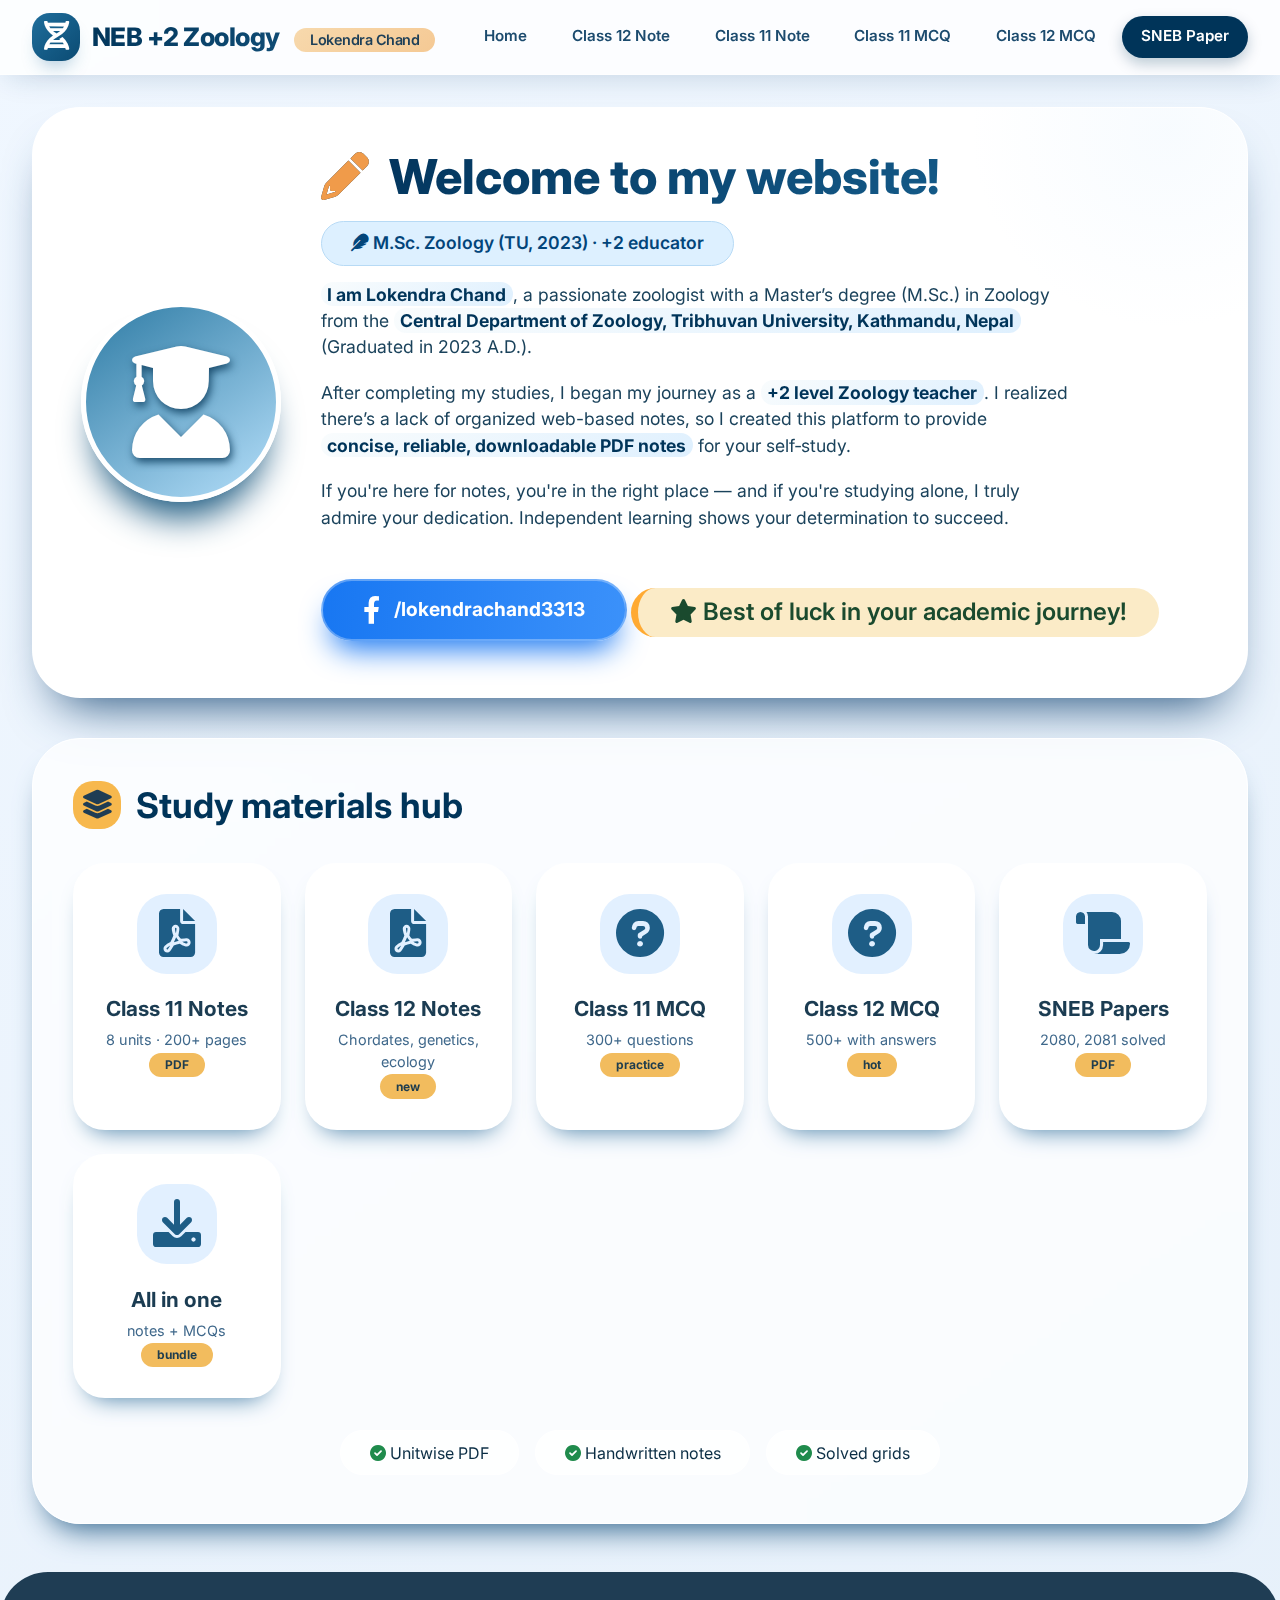
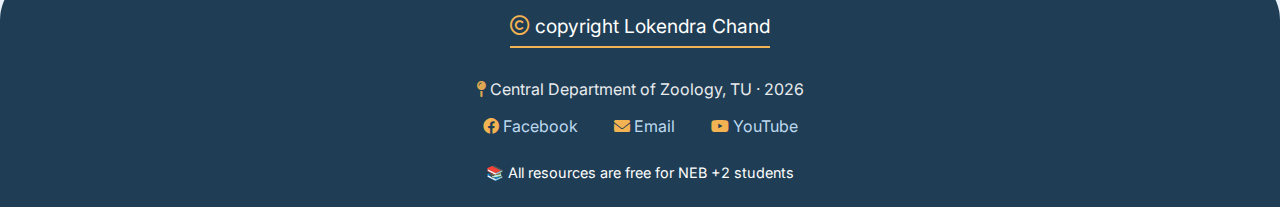
<file: index.html>
<!DOCTYPE html>
<html lang="en">
<head>
    <meta charset="UTF-8">
    <meta name="viewport" content="width=device-width, initial-scale=1.0">
    <title>NEB +2 Zoology · Lokendra Chand</title>
    <!-- Font Awesome 6 (free) & Google Font for modern look -->
    <link rel="stylesheet" href="https://cdnjs.cloudflare.com/ajax/libs/font-awesome/6.0.0-beta3/css/all.min.css">
    <link rel="preconnect" href="https://fonts.googleapis.com">
    <link rel="preconnect" href="https://fonts.gstatic.com" crossorigin>
    <link href="https://fonts.googleapis.com/css2?family=Inter:opsz,wght@14..32,400;14..32,500;14..32,600;14..32,700;14..32,800&display=swap" rel="stylesheet">
    <style>
        * {
            margin: 0;
            padding: 0;
            box-sizing: border-box;
        }

        body {
            font-family: 'Inter', sans-serif;
            background: linear-gradient(145deg, #f0f7ff 0%, #e6f0fa 100%);
            color: #0b2e45;
            line-height: 1.5;
            min-height: 100vh;
        }

        /* modern glassmorphism header */
        .site-header {
            background: rgba(255, 255, 255, 0.8);
            backdrop-filter: blur(12px);
            -webkit-backdrop-filter: blur(12px);
            box-shadow: 0 8px 30px -8px rgba(0, 60, 100, 0.2);
            position: sticky;
            top: 0;
            z-index: 50;
            border-bottom: 1px solid rgba(255, 255, 255, 0.5);
        }

        .header-container {
            max-width: 1300px;
            margin: 0 auto;
            padding: 0.8rem 2rem;
            display: flex;
            align-items: center;
            justify-content: space-between;
            flex-wrap: wrap;
        }

        .logo-area {
            display: flex;
            align-items: center;
            gap: 12px;
        }

        .logo-icon {
            background: linear-gradient(135deg, #1f6e9c, #0b4b73);
            width: 48px;
            height: 48px;
            border-radius: 18px;
            display: flex;
            align-items: center;
            justify-content: center;
            color: white;
            font-size: 1.8rem;
            box-shadow: 0 12px 18px -8px #1f6e9c60;
        }

        .logo-text {
            font-weight: 800;
            font-size: 1.6rem;
            background: linear-gradient(140deg, #003459, #1b5e8a);
            -webkit-background-clip: text;
            background-clip: text;
            color: transparent;
            letter-spacing: -0.02em;
        }
        .logo-text span {
            background: #f4c28b;
            color: #1d3f58;
            font-size: 0.9rem;
            font-weight: 600;
            padding: 0.2rem 1rem;
            border-radius: 60px;
            margin-left: 10px;
            background: linear-gradient(145deg, #f7d9ad, #f5c994);
        }

        .nav-links {
            display: flex;
            gap: 0.4rem;
            flex-wrap: wrap;
        }

        .nav-links a {
            text-decoration: none;
            font-weight: 600;
            padding: 0.6rem 1.2rem;
            border-radius: 100px;
            color: #1c4b6e;
            transition: 0.2s;
            font-size: 0.95rem;
            white-space: nowrap;
        }

        .nav-links a:hover {
            background: rgba(25, 100, 150, 0.1);
            color: #003459;
        }

        .nav-links a.highlight {
            background: #003459;
            color: white;
            box-shadow: 0 6px 14px #00345940;
        }

        .nav-links a.highlight:hover {
            background: #0b4b73;
        }

        /* main container */
        .main-container {
            max-width: 1300px;
            margin: 2rem auto;
            padding: 0 2rem;
        }

        /* hero card */
        .hero-modern {
            background: white;
            border-radius: 3rem;
            padding: 2.5rem 3rem;
            box-shadow: 0 30px 50px -25px #1f4e7a;
            margin-bottom: 2.5rem;
            border: 1px solid rgba(255,255,255,0.7);
            backdrop-filter: blur(4px);
            display: flex;
            flex-wrap: wrap;
            gap: 2.5rem;
            align-items: center;
            position: relative;
            overflow: hidden;
        }

        .hero-modern::before {
            content: '';
            position: absolute;
            top: -30%;
            right: -10%;
            width: 400px;
            height: 400px;
            background: radial-gradient(circle, #c3e2fc20, transparent 70%);
            border-radius: 50%;
            z-index: 0;
        }

        .photo-modern {
            flex: 0 0 200px;
            position: relative;
            z-index: 2;
        }

        .profile-frame {
            width: 200px;
            height: 200px;
            border-radius: 50%;
            background: linear-gradient(145deg, #2f7ca5, #b5dffa);
            display: flex;
            align-items: center;
            justify-content: center;
            box-shadow: 0 30px 35px -15px #18577e;
            border: 5px solid white;
        }

        .profile-frame i {
            font-size: 7rem;
            color: white;
            text-shadow: 2px 4px 8px #1b4d6e;
        }

        .hero-content {
            flex: 1;
            z-index: 2;
        }

        .hero-content h1 {
            font-size: 3rem;
            font-weight: 800;
            background: linear-gradient(145deg, #003057, #1c6a9b);
            -webkit-background-clip: text;
            background-clip: text;
            color: transparent;
            line-height: 1.2;
            margin-bottom: 0.5rem;
        }

        .hero-content h1 i {
            background: none;
            color: #f09b4a;
            -webkit-text-fill-color: #f09b4a;
            margin-right: 10px;
        }

        .flair {
            display: inline-block;
            background: #ddf0ff;
            border-radius: 60px;
            padding: 0.5rem 1.8rem;
            font-weight: 600;
            color: #02457a;
            border: 1px solid #b7daf5;
            margin: 0.5rem 0 1rem;
            backdrop-filter: blur(4px);
            font-size: 1.1rem;
        }

        .hero-text p {
            font-size: 1.1rem;
            margin-bottom: 1.2rem;
            color: #1a425b;
            max-width: 750px;
        }

        .hero-text strong {
            color: #003459;
            background: linear-gradient(145deg, #f9fcfd, #dff0fe);
            padding: 0.1rem 0.4rem;
            border-radius: 12px;
            font-weight: 700;
        }

        .fb-glow {
            display: inline-flex;
            align-items: center;
            gap: 14px;
            background: linear-gradient(95deg, #1877f2, #3b91fa);
            color: white;
            padding: 0.9rem 2.5rem;
            border-radius: 60px;
            text-decoration: none;
            font-weight: 700;
            font-size: 1.2rem;
            margin: 1.8rem 0 1rem;
            box-shadow: 0 18px 30px -10px #1877f2;
            transition: 0.2s;
            border: 2px solid rgba(255,255,255,0.3);
        }

        .fb-glow:hover {
            background: linear-gradient(95deg, #0c63d4, #1877f2);
            transform: translateY(-4px) scale(1.02);
            box-shadow: 0 28px 35px -12px #0f4fa3;
        }

        .fb-glow i {
            font-size: 1.7rem;
        }

        .best-quote {
            font-size: 1.5rem;
            font-weight: 600;
            background: #fbebc7;
            display: inline-block;
            padding: 0.4rem 2rem;
            border-radius: 60px;
            color: #1a4a2e;
            margin-top: 0.5rem;
            border-left: 7px solid #ffaa33;
        }

        /* resource hub */
        .resource-hub {
            background: rgba(255, 255, 255, 0.75);
            backdrop-filter: blur(8px);
            border-radius: 3rem;
            padding: 2.5rem;
            border: 1px solid white;
            box-shadow: 0 20px 30px -15px #2e638b;
        }

        .hub-title {
            font-size: 2.2rem;
            font-weight: 700;
            display: flex;
            align-items: center;
            gap: 15px;
            color: #003459;
            margin-bottom: 2rem;
        }

        .hub-title i {
            background: #f7b84d;
            padding: 0.6rem;
            border-radius: 20px;
            color: #1f3d54;
            font-size: 1.8rem;
        }

        .card-grid {
            display: grid;
            grid-template-columns: repeat(auto-fit, minmax(180px, 1fr));
            gap: 1.5rem;
            margin: 2rem 0;
        }

        .study-card {
            background: white;
            border-radius: 2rem;
            padding: 1.8rem 1.2rem;
            text-align: center;
            transition: 0.2s;
            border: 2px solid #ffffff;
            box-shadow: 0 15px 25px -15px #407aa3;
            text-decoration: none;
            color: #1b3c52;
            display: block;
        }

        .study-card:hover {
            transform: translateY(-8px);
            border-color: #f7c46b;
            box-shadow: 0 30px 30px -15px #23577b;
        }

        .card-icon {
            font-size: 3rem;
            background: #e2f0ff;
            width: 80px;
            height: 80px;
            line-height: 80px;
            text-align: center;
            border-radius: 30px;
            margin: 0 auto 1.2rem;
            color: #1e5d86;
        }

        .study-card h3 {
            font-weight: 700;
            font-size: 1.3rem;
            margin-bottom: 0.3rem;
        }

        .study-card p {
            font-size: 0.9rem;
            color: #3f688b;
        }

        .popular-badge {
            background: #f2bc5e;
            color: #1f3d4e;
            font-weight: 700;
            padding: 0.2rem 1rem;
            border-radius: 40px;
            font-size: 0.75rem;
            display: inline-block;
        }

        .footer-modern {
            margin-top: 3rem;
            background: #1f3d54;
            border-radius: 3rem 3rem 0 0;
            padding: 2.5rem 2rem 1.5rem;
            color: white;
            text-align: center;
        }

        .footer-modern .copyright {
            font-size: 1.2rem;
            border-bottom: 2px solid #f3b352;
            display: inline-block;
            padding-bottom: 0.3rem;
            margin-bottom: 1rem;
        }

        .footer-modern i {
            color: #f3b352;
        }

        .footer-links a {
            color: #bdd9f0;
            text-decoration: none;
            margin: 0 1rem;
        }

        @media (max-width: 850px) {
            .hero-modern { padding: 2rem 1.5rem; }
            .hero-content h1 { font-size: 2.4rem; }
            .header-container { flex-direction: column; gap: 1rem; }
        }
        @media (max-width: 600px) {
            .photo-modern { flex: 0 0 140px; }
            .profile-frame { width: 140px; height: 140px; }
            .profile-frame i { font-size: 5rem; }
        }
    </style>
</head>
<body>
    <header class="site-header">
        <div class="header-container">
            <div class="logo-area">
                <div class="logo-icon"><i class="fas fa-dna"></i></div>
                <div class="logo-text">NEB +2 Zoology <span>Lokendra Chand</span></div>
            </div>
            <div class="nav-links">
                <a href="#">Home</a>
                <a href="#">Class 12 Note</a>
                <a href="#">Class 11 Note</a>
                <a href="#">Class 11 MCQ</a>
                <a href="#">Class 12 MCQ</a>
                <a href="#" class="highlight">SNEB Paper</a>
            </div>
        </div>
    </header>

    <main class="main-container">
        <!-- HERO SECTION with photo & intro (attractive) -->
        <div class="hero-modern">
            <div class="photo-modern">
                <div class="profile-frame">
                    <i class="fas fa-user-graduate"></i> 
                </div>
            </div>
            <div class="hero-content">
                <h1><i class="fas fa-pencil-alt"></i> Welcome to my website!</h1>
                <div class="flair"><i class="fas fa-feather"></i> M.Sc. Zoology (TU, 2023) · +2 educator</div>
                <div class="hero-text">
                    <p><strong>I am Lokendra Chand</strong>, a passionate zoologist with a Master’s degree (M.Sc.) in Zoology from the <strong>Central Department of Zoology, Tribhuvan University, Kathmandu, Nepal</strong> (Graduated in 2023 A.D.).</p>
                    <p>After completing my studies, I began my journey as a <strong>+2 level Zoology teacher</strong>. I realized there’s a lack of organized web-based notes, so I created this platform to provide <strong>concise, reliable, downloadable PDF notes</strong> for your self‑study.</p>
                    <p>If you're here for notes, you're in the right place — and if you're studying alone, I truly admire your dedication. Independent learning shows your determination to succeed.</p>
                </div>
                <!-- Facebook profile link as a beautiful button -->
                <a href="https://www.facebook.com/lokendrachand3313" target="_blank" class="fb-glow">
                    <i class="fab fa-facebook-f"></i> /lokendrachand3313
                </a>
                <div class="best-quote">
                    <i class="fas fa-star"></i> Best of luck in your academic journey!
                </div>
            </div>
        </div>

        <!-- Resource hub: attractive cards for each category -->
        <div class="resource-hub">
            <div class="hub-title">
                <i class="fas fa-layer-group"></i> Study materials hub
            </div>
            <div class="card-grid">
                <a href="#" class="study-card">
                    <div class="card-icon"><i class="fas fa-file-pdf"></i></div>
                    <h3>Class 11 Notes</h3>
                    <p>8 units · 200+ pages</p>
                    <span class="popular-badge">PDF</span>
                </a>
                <a href="#" class="study-card">
                    <div class="card-icon"><i class="fas fa-file-pdf"></i></div>
                    <h3>Class 12 Notes</h3>
                    <p>Chordates, genetics, ecology</p>
                    <span class="popular-badge">new</span>
                </a>
                <a href="#" class="study-card">
                    <div class="card-icon"><i class="fas fa-question-circle"></i></div>
                    <h3>Class 11 MCQ</h3>
                    <p>300+ questions</p>
                    <span class="popular-badge">practice</span>
                </a>
                <a href="#" class="study-card">
                    <div class="card-icon"><i class="fas fa-question-circle"></i></div>
                    <h3>Class 12 MCQ</h3>
                    <p>500+ with answers</p>
                    <span class="popular-badge">hot</span>
                </a>
                <a href="#" class="study-card">
                    <div class="card-icon"><i class="fas fa-scroll"></i></div>
                    <h3>SNEB Papers</h3>
                    <p>2080, 2081 solved</p>
                    <span class="popular-badge">PDF</span>
                </a>
                <a href="#" class="study-card">
                    <div class="card-icon"><i class="fas fa-download"></i></div>
                    <h3>All in one</h3>
                    <p>notes + MCQs</p>
                    <span class="popular-badge">bundle</span>
                </a>
            </div>

            <!-- extra row of quick links with attractive styling -->
            <div style="display: flex; flex-wrap: wrap; gap: 1rem; justify-content: center; margin: 1.5rem 0 0.5rem;">
                <span style="background: #ffffffc0; padding:0.6rem 1.8rem; border-radius:60px; border:1px solid white;"><i class="fas fa-check-circle" style="color:#1f8b4c;"></i> Unitwise PDF</span>
                <span style="background: #ffffffc0; padding:0.6rem 1.8rem; border-radius:60px; border:1px solid white;"><i class="fas fa-check-circle" style="color:#1f8b4c;"></i> Handwritten notes</span>
                <span style="background: #ffffffc0; padding:0.6rem 1.8rem; border-radius:60px; border:1px solid white;"><i class="fas fa-check-circle" style="color:#1f8b4c;"></i> Solved grids</span>
            </div>
        </div>
    </main>

    <!-- attractive footer with copyright -->
    <footer class="footer-modern">
        <div class="copyright">
            <i class="far fa-copyright"></i> copyright Lokendra Chand
        </div>
        <p style="margin: 0.8rem 0; font-size: 1rem; opacity: 0.9;">
            <i class="fas fa-map-pin"></i> Central Department of Zoology, TU · 2026
        </p>
        <div class="footer-links">
            <a href="#"><i class="fab fa-facebook"></i> Facebook</a>
            <a href="#"><i class="fas fa-envelope"></i> Email</a>
            <a href="#"><i class="fab fa-youtube"></i> YouTube</a>
        </div>
        <p style="margin-top: 1.5rem; font-size: 0.9rem;">📚 All resources are free for NEB +2 students</p>
    </footer>
</body>
</html>
</file>
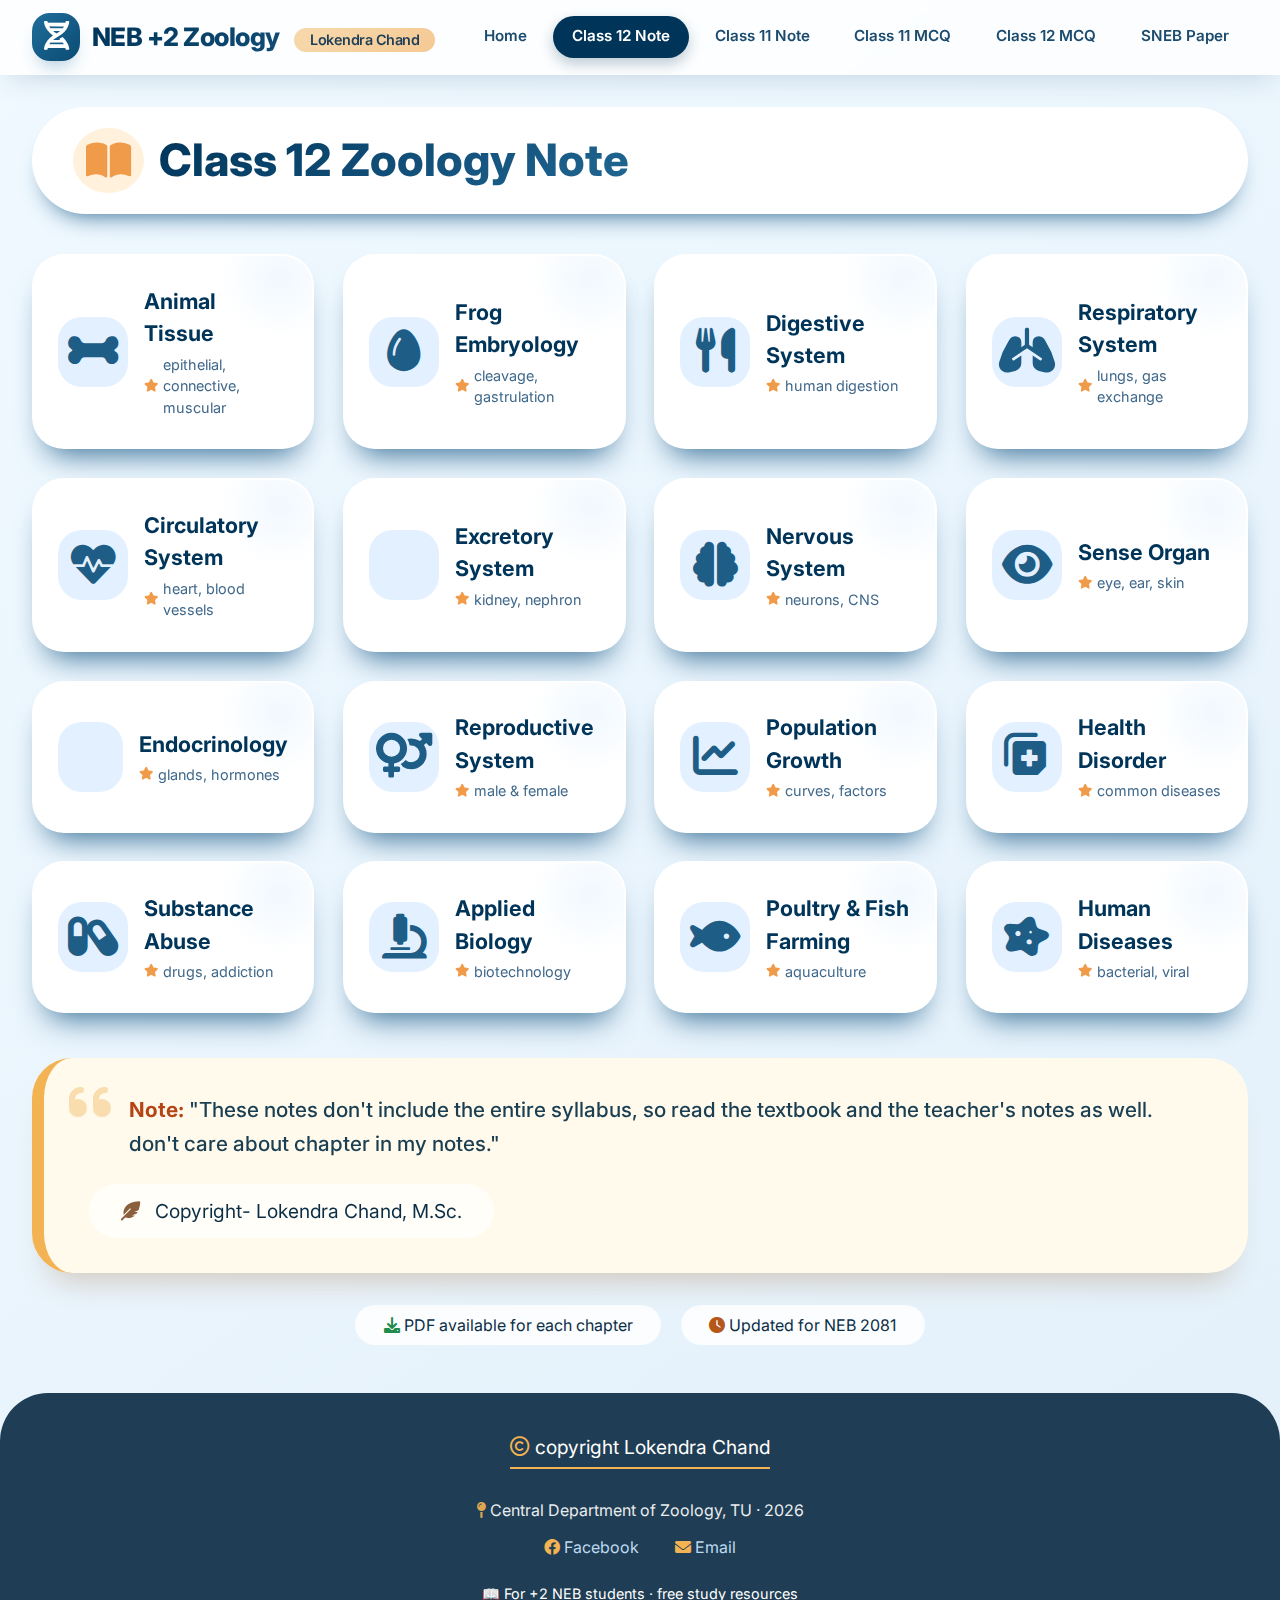
<file: class12-notes.html>
<!DOCTYPE html>
<html lang="en">
<head>
    <meta charset="UTF-8">
    <meta name="viewport" content="width=device-width, initial-scale=1.0">
    <title>Class 12 Zoology Notes · Lokendra Chand</title>
    <!-- Font Awesome 6 & Google Fonts for modern typography -->
    <link rel="stylesheet" href="https://cdnjs.cloudflare.com/ajax/libs/font-awesome/6.0.0-beta3/css/all.min.css">
    <link rel="preconnect" href="https://fonts.googleapis.com">
    <link rel="preconnect" href="https://fonts.gstatic.com" crossorigin>
    <link href="https://fonts.googleapis.com/css2?family=Inter:opsz,wght@14..32,400;14..32,500;14..32,600;14..32,700;14..32,800&display=swap" rel="stylesheet">
    <style>
        * {
            margin: 0;
            padding: 0;
            box-sizing: border-box;
        }

        body {
            font-family: 'Inter', sans-serif;
            background: linear-gradient(145deg, #f0f9ff 0%, #e3f0fa 100%);
            color: #0b2e45;
            line-height: 1.5;
            min-height: 100vh;
        }

        /* ===== HEADER (same attractive style) ===== */
        .site-header {
            background: rgba(255, 255, 255, 0.8);
            backdrop-filter: blur(12px);
            -webkit-backdrop-filter: blur(12px);
            box-shadow: 0 8px 30px -8px rgba(0, 60, 100, 0.2);
            position: sticky;
            top: 0;
            z-index: 50;
            border-bottom: 1px solid rgba(255, 255, 255, 0.5);
        }

        .header-container {
            max-width: 1300px;
            margin: 0 auto;
            padding: 0.8rem 2rem;
            display: flex;
            align-items: center;
            justify-content: space-between;
            flex-wrap: wrap;
        }

        .logo-area {
            display: flex;
            align-items: center;
            gap: 12px;
        }

        .logo-icon {
            background: linear-gradient(135deg, #1f6e9c, #0b4b73);
            width: 48px;
            height: 48px;
            border-radius: 18px;
            display: flex;
            align-items: center;
            justify-content: center;
            color: white;
            font-size: 1.8rem;
            box-shadow: 0 12px 18px -8px #1f6e9c60;
        }

        .logo-text {
            font-weight: 800;
            font-size: 1.6rem;
            background: linear-gradient(140deg, #003459, #1b5e8a);
            -webkit-background-clip: text;
            background-clip: text;
            color: transparent;
            letter-spacing: -0.02em;
        }
        .logo-text span {
            background: #f4c28b;
            color: #1d3f58;
            font-size: 0.9rem;
            font-weight: 600;
            padding: 0.2rem 1rem;
            border-radius: 60px;
            margin-left: 10px;
            background: linear-gradient(145deg, #f7d9ad, #f5c994);
        }

        .nav-links {
            display: flex;
            gap: 0.4rem;
            flex-wrap: wrap;
        }

        .nav-links a {
            text-decoration: none;
            font-weight: 600;
            padding: 0.6rem 1.2rem;
            border-radius: 100px;
            color: #1c4b6e;
            transition: 0.2s;
            font-size: 0.95rem;
            white-space: nowrap;
        }

        .nav-links a:hover {
            background: rgba(25, 100, 150, 0.1);
            color: #003459;
        }

        .nav-links a.active {
            background: #003459;
            color: white;
            box-shadow: 0 6px 14px #00345940;
        }

        /* ===== MAIN CONTAINER ===== */
        .main-container {
            max-width: 1300px;
            margin: 2rem auto;
            padding: 0 2rem;
        }

        /* page title */
        .page-title {
            display: flex;
            align-items: center;
            gap: 15px;
            margin-bottom: 2rem;
            background: white;
            padding: 1.2rem 2.5rem;
            border-radius: 80px;
            box-shadow: 0 15px 25px -15px #1f5e8a;
            border: 1px solid rgba(255,255,255,0.8);
            backdrop-filter: blur(4px);
        }

        .page-title i {
            font-size: 2.5rem;
            color: #f09b4a;
            background: #fff1dc;
            padding: 0.8rem;
            border-radius: 60%;
        }

        .page-title h1 {
            font-size: 2.8rem;
            font-weight: 800;
            background: linear-gradient(145deg, #003459, #216794);
            -webkit-background-clip: text;
            background-clip: text;
            color: transparent;
        }

        /* chapter grid */
        .chapter-grid {
            display: grid;
            grid-template-columns: repeat(auto-fill, minmax(260px, 1fr));
            gap: 1.8rem;
            margin: 2.5rem 0;
        }

        .chapter-card {
            background: white;
            border-radius: 2rem;
            padding: 1.8rem 1.5rem;
            text-decoration: none;
            color: inherit;
            border: 2px solid rgba(255,255,255,0.8);
            box-shadow: 0 20px 30px -15px #366e96;
            transition: all 0.25s ease;
            display: flex;
            align-items: center;
            gap: 1rem;
            position: relative;
            overflow: hidden;
        }

        .chapter-card::before {
            content: '';
            position: absolute;
            top: -20%;
            right: -10%;
            width: 120px;
            height: 120px;
            background: radial-gradient(circle, #c4e2fc40, transparent 70%);
            border-radius: 50%;
            z-index: 0;
        }

        .chapter-card:hover {
            transform: translateY(-8px) scale(1.02);
            border-color: #f7c46b;
            box-shadow: 0 30px 35px -12px #1b5a82;
        }

        .card-icon {
            font-size: 2.8rem;
            background: #e2f0ff;
            width: 70px;
            height: 70px;
            border-radius: 24px;
            display: flex;
            align-items: center;
            justify-content: center;
            color: #1e5d86;
            z-index: 2;
            transition: 0.2s;
        }

        .chapter-card:hover .card-icon {
            background: #f7c46b;
            color: #1d3f58;
        }

        .card-content {
            z-index: 2;
            flex: 1;
        }

        .card-content h3 {
            font-weight: 700;
            font-size: 1.35rem;
            margin-bottom: 0.25rem;
            color: #003459;
        }

        .card-content p {
            font-size: 0.9rem;
            color: #3f688b;
            display: flex;
            align-items: center;
            gap: 5px;
        }

        .card-content i {
            color: #f09b4a;
            font-size: 0.8rem;
        }

        /* disclaimer / note section */
        .disclaimer-box {
            background: #fffaec;
            border-radius: 2.5rem;
            padding: 2.2rem 2.8rem;
            margin: 2.8rem 0 2rem;
            border-left: 12px solid #f3b352;
            box-shadow: 0 25px 30px -18px #99663350;
            position: relative;
        }

        .disclaimer-box i.fa-quote-left {
            font-size: 3rem;
            color: #f3b352;
            opacity: 0.4;
            position: absolute;
            top: 20px;
            left: 25px;
        }

        .disclaimer-text {
            font-size: 1.3rem;
            font-weight: 500;
            color: #1a3f53;
            line-height: 1.6;
            padding-left: 2.5rem;
            position: relative;
            z-index: 2;
        }

        .disclaimer-text strong {
            color: #b64516;
            font-weight: 700;
        }

        .teacher-signature {
            margin-top: 1.5rem;
            display: flex;
            align-items: center;
            gap: 15px;
            font-size: 1.2rem;
            background: #ffffffb0;
            padding: 0.8rem 2rem;
            border-radius: 60px;
            width: fit-content;
            backdrop-filter: blur(4px);
        }

        .teacher-signature i {
            color: #8b5e3c;
        }

        /* footer */
        .footer-modern {
            margin-top: 3rem;
            background: #1f3d54;
            border-radius: 3rem 3rem 0 0;
            padding: 2.5rem 2rem 1.5rem;
            color: white;
            text-align: center;
        }

        .footer-modern .copyright {
            font-size: 1.2rem;
            border-bottom: 2px solid #f3b352;
            display: inline-block;
            padding-bottom: 0.3rem;
            margin-bottom: 1rem;
        }

        .footer-modern i {
            color: #f3b352;
        }

        .footer-links a {
            color: #bdd9f0;
            text-decoration: none;
            margin: 0 1rem;
        }

        @media (max-width: 700px) {
            .page-title h1 { font-size: 2rem; }
            .page-title i { font-size: 1.8rem; }
            .chapter-grid { grid-template-columns: 1fr; }
            .disclaimer-text { font-size: 1.1rem; }
            .header-container { flex-direction: column; gap: 1rem; }
        }
    </style>
</head>
<body>
    <!-- header with navigation (exactly as requested) -->
    <header class="site-header">
        <div class="header-container">
            <div class="logo-area">
                <div class="logo-icon"><i class="fas fa-dna"></i></div>
                <div class="logo-text">NEB +2 Zoology <span>Lokendra Chand</span></div>
            </div>
            <div class="nav-links">
                <a href="index.html">Home</a>
                <a href="#" class="active">Class 12 Note</a>
                <a href="#">Class 11 Note</a>
                <a href="#">Class 11 MCQ</a>
                <a href="#">Class 12 MCQ</a>
                <a href="#">SNEB Paper</a>
            </div>
        </div>
    </header>

    <main class="main-container">
        <!-- page title -->
        <div class="page-title">
            <i class="fas fa-book-open"></i>
            <h1>Class 12 Zoology Note</h1>
        </div>

        <!-- chapter grid - all 16 chapters from your list -->
        <div class="chapter-grid">
            <!-- 1. Animal Tissue -->
            <a href="#" class="chapter-card">
                <div class="card-icon"><i class="fas fa-bone"></i></div>
                <div class="card-content">
                    <h3>Animal Tissue</h3>
                    <p><i class="fas fa-star"></i> epithelial, connective, muscular</p>
                </div>
            </a>
            <!-- 2. Frog Embryology -->
            <a href="#" class="chapter-card">
                <div class="card-icon"><i class="fas fa-egg"></i></div>
                <div class="card-content">
                    <h3>Frog Embryology</h3>
                    <p><i class="fas fa-star"></i> cleavage, gastrulation</p>
                </div>
            </a>
            <!-- 3. Digestive System -->
            <a href="#" class="chapter-card">
                <div class="card-icon"><i class="fas fa-utensils"></i></div>
                <div class="card-content">
                    <h3>Digestive System</h3>
                    <p><i class="fas fa-star"></i> human digestion</p>
                </div>
            </a>
            <!-- 4. Respiratory System -->
            <a href="#" class="chapter-card">
                <div class="card-icon"><i class="fas fa-lungs"></i></div>
                <div class="card-content">
                    <h3>Respiratory System</h3>
                    <p><i class="fas fa-star"></i> lungs, gas exchange</p>
                </div>
            </a>
            <!-- 5. Circulatory System -->
            <a href="#" class="chapter-card">
                <div class="card-icon"><i class="fas fa-heartbeat"></i></div>
                <div class="card-content">
                    <h3>Circulatory System</h3>
                    <p><i class="fas fa-star"></i> heart, blood vessels</p>
                </div>
            </a>
            <!-- 6. Excretory System -->
            <a href="#" class="chapter-card">
                <div class="card-icon"><i class="fas fa-kidneys"></i></div>
                <div class="card-content">
                    <h3>Excretory System</h3>
                    <p><i class="fas fa-star"></i> kidney, nephron</p>
                </div>
            </a>
            <!-- 7. Nervous System -->
            <a href="#" class="chapter-card">
                <div class="card-icon"><i class="fas fa-brain"></i></div>
                <div class="card-content">
                    <h3>Nervous System</h3>
                    <p><i class="fas fa-star"></i> neurons, CNS</p>
                </div>
            </a>
            <!-- 8. Sense Organ -->
            <a href="#" class="chapter-card">
                <div class="card-icon"><i class="fas fa-eye"></i></div>
                <div class="card-content">
                    <h3>Sense Organ</h3>
                    <p><i class="fas fa-star"></i> eye, ear, skin</p>
                </div>
            </a>
            <!-- 9. Endocrinology -->
            <a href="#" class="chapter-card">
                <div class="card-icon"><i class="fas fa-hormone"></i></div>
                <div class="card-content">
                    <h3>Endocrinology</h3>
                    <p><i class="fas fa-star"></i> glands, hormones</p>
                </div>
            </a>
            <!-- 10. Reproductive System -->
            <a href="#" class="chapter-card">
                <div class="card-icon"><i class="fas fa-venus-mars"></i></div>
                <div class="card-content">
                    <h3>Reproductive System</h3>
                    <p><i class="fas fa-star"></i> male & female</p>
                </div>
            </a>
            <!-- 11. Population Growth -->
            <a href="#" class="chapter-card">
                <div class="card-icon"><i class="fas fa-chart-line"></i></div>
                <div class="card-content">
                    <h3>Population Growth</h3>
                    <p><i class="fas fa-star"></i> curves, factors</p>
                </div>
            </a>
            <!-- 12. Health Disorder -->
            <a href="#" class="chapter-card">
                <div class="card-icon"><i class="fas fa-notes-medical"></i></div>
                <div class="card-content">
                    <h3>Health Disorder</h3>
                    <p><i class="fas fa-star"></i> common diseases</p>
                </div>
            </a>
            <!-- 13. Substance Abuse -->
            <a href="#" class="chapter-card">
                <div class="card-icon"><i class="fas fa-capsules"></i></div>
                <div class="card-content">
                    <h3>Substance Abuse</h3>
                    <p><i class="fas fa-star"></i> drugs, addiction</p>
                </div>
            </a>
            <!-- 14. Applied Biology -->
            <a href="#" class="chapter-card">
                <div class="card-icon"><i class="fas fa-microscope"></i></div>
                <div class="card-content">
                    <h3>Applied Biology</h3>
                    <p><i class="fas fa-star"></i> biotechnology</p>
                </div>
            </a>
            <!-- 15. Poultry and Fish Farming -->
            <a href="#" class="chapter-card">
                <div class="card-icon"><i class="fas fa-fish"></i></div>
                <div class="card-content">
                    <h3>Poultry & Fish Farming</h3>
                    <p><i class="fas fa-star"></i> aquaculture</p>
                </div>
            </a>
            <!-- 16. Human Diseases -->
            <a href="#" class="chapter-card">
                <div class="card-icon"><i class="fas fa-disease"></i></div>
                <div class="card-content">
                    <h3>Human Diseases</h3>
                    <p><i class="fas fa-star"></i> bacterial, viral</p>
                </div>
            </a>
        </div>

        <!-- IMPORTANT NOTE / DISCLAIMER exactly as you wrote -->
        <div class="disclaimer-box">
            <i class="fas fa-quote-left"></i>
            <div class="disclaimer-text">
                <strong>Note:</strong> "These notes don't include the entire syllabus, so read the textbook and the teacher's notes as well. don't care about chapter in my notes."
            </div>
            <div class="teacher-signature">
                <i class="fas fa-feather-alt"></i> Copyright- Lokendra Chand, M.Sc.
            </div>
        </div>

        <!-- extra decorative message -->
        <div style="display: flex; justify-content: center; gap: 1.2rem; flex-wrap: wrap; margin: 1.5rem 0;">
            <span style="background: #ffffffd0; padding: 0.5rem 1.8rem; border-radius: 60px;"><i class="fas fa-download" style="color:#1f8b4c;"></i> PDF available for each chapter</span>
            <span style="background: #ffffffd0; padding: 0.5rem 1.8rem; border-radius: 60px;"><i class="fas fa-clock" style="color:#b6571a;"></i> Updated for NEB 2081</span>
        </div>
    </main>

    <!-- footer with copyright -->
    <footer class="footer-modern">
        <div class="copyright">
            <i class="far fa-copyright"></i> copyright Lokendra Chand
        </div>
        <p style="margin: 0.8rem 0; font-size: 1rem; opacity: 0.9;">
            <i class="fas fa-map-pin"></i> Central Department of Zoology, TU · 2026
        </p>
        <div class="footer-links">
            <a href="https://www.facebook.com/lokendrachand3313" target="_blank"><i class="fab fa-facebook"></i> Facebook</a>
            <a href="#"><i class="fas fa-envelope"></i> Email</a>
        </div>
        <p style="margin-top: 1.5rem; font-size: 0.9rem;">📖 For +2 NEB students · free study resources</p>
    </footer>
</body>
</html>
</file>
